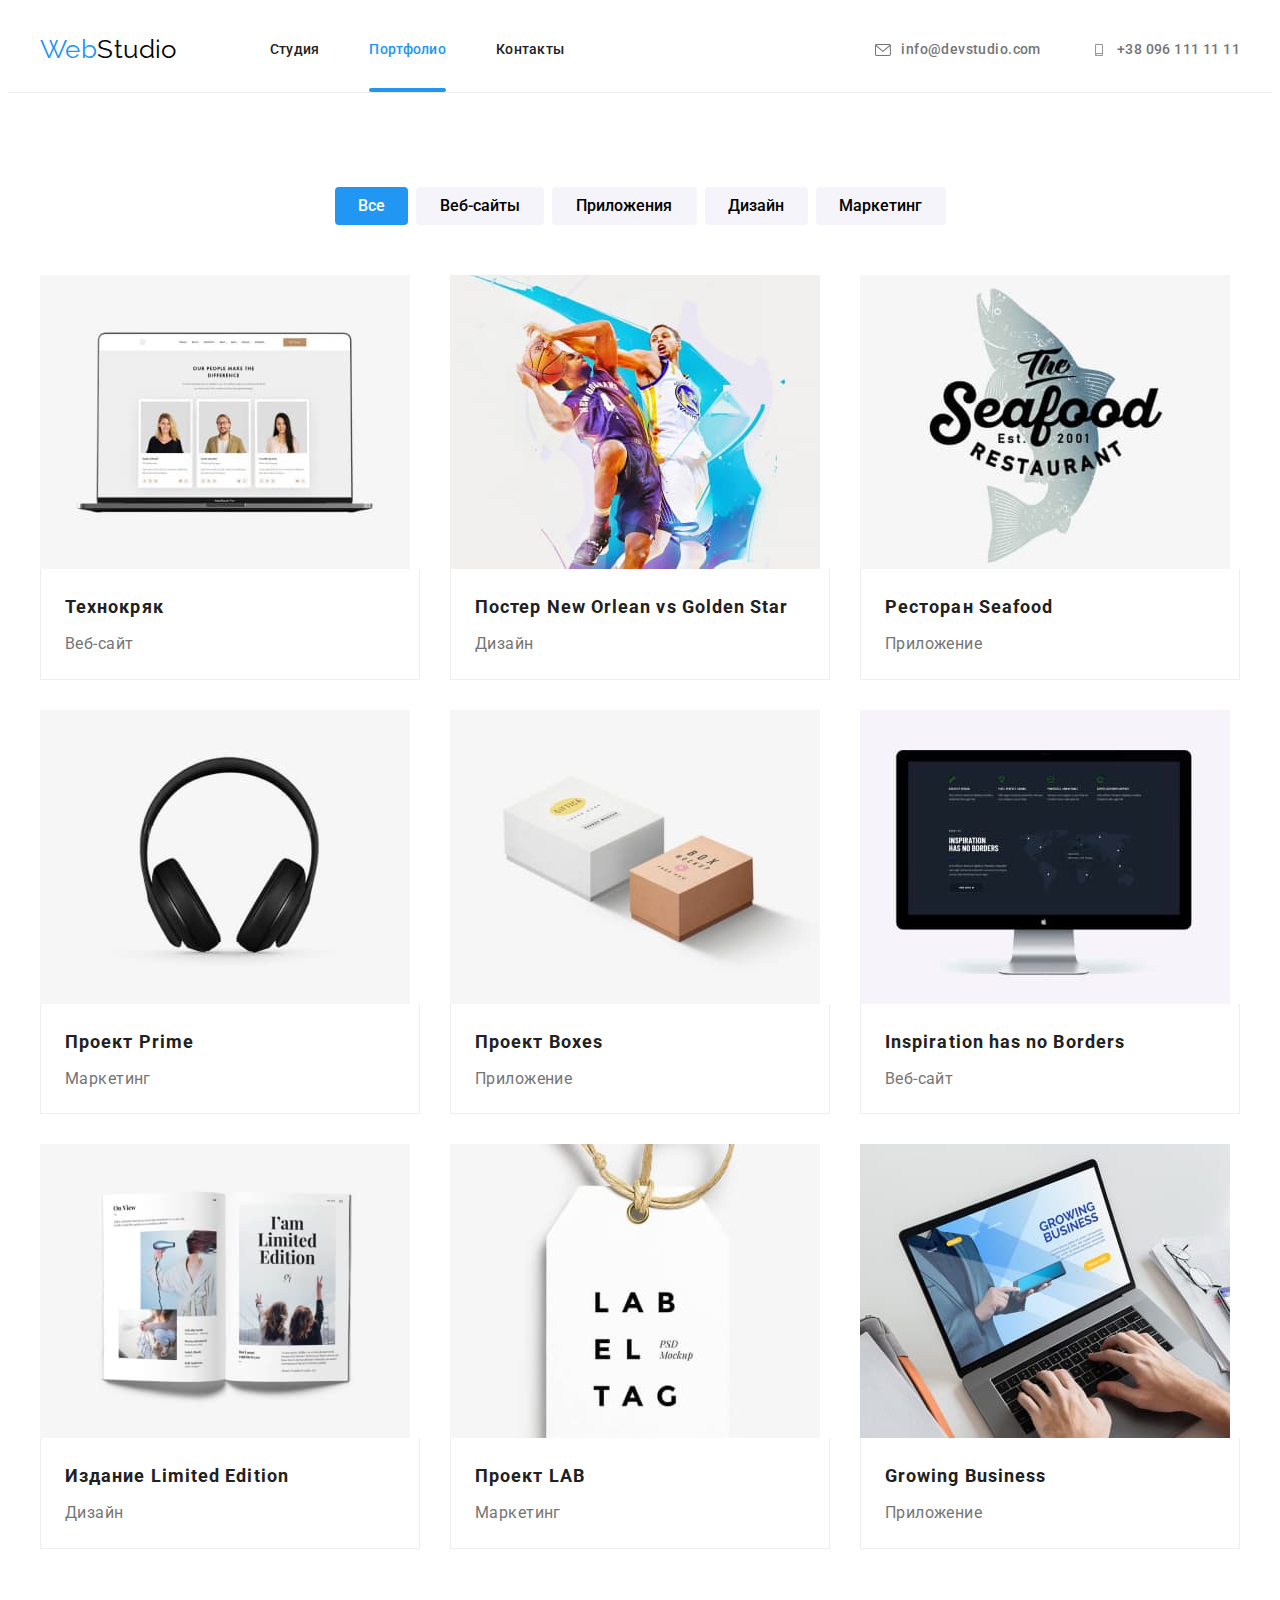
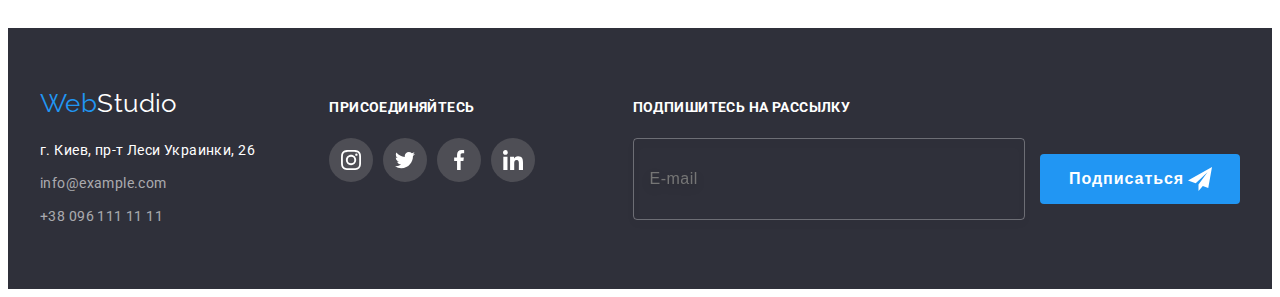
<file: portfolio.html>
<!DOCTYPE html>
<html lang="ru">

<head>
	<meta charset="UTF-8" />
	<meta http-equiv="X-UA-Compatible" content="IE=edge" />
	<meta name="viewport" content="width=device-width, initial-scale=1.0" />
	<title>Портфолио</title>
	<link rel="preconnect" href="https://fonts.googleapis.com" />
	<link rel="preconnect" href="https://fonts.gstatic.com" crossorigin />
	<link
		href="https://fonts.googleapis.com/css2?family=Raleway:wght@700&family=Roboto:wght@400;500;700;900&display=swap"
		rel="stylesheet" />
	<link rel="stylesheet" href="https://cdnjs.cloudflare.com/ajax/libs/modern-normalize/1.1.0/modern-normalize.min.css"
		integrity="sha512-wpPYUAdjBVSE4KJnH1VR1HeZfpl1ub8YT/NKx4PuQ5NmX2tKuGu6U/JRp5y+Y8XG2tV+wKQpNHVUX03MfMFn9Q=="
		crossorigin="anonymous" referrerpolicy="no-referrer" />
	<link rel="stylesheet" href="./css/style.css" />
</head>

<body>
	<!-- шапка -->
	<header class="page-header">
		<div class="container main-nav">
			<nav class="nav">
				<a class="logo" href="WebStudio"><span class="span">Web</span>Studio</a>
				<ul class="list site-nav">
					<li class="link">
						<a class="link-nav" href="./index.html">Студия</a>
					</li>
					<li class="link">
						<a class="link-nav current" href="./portfolio.html">Портфолио</a>
					</li>
					<li class="link">
						<a class="link-nav" href="Контакты">Контакты</a>
					</li>
				</ul>
			</nav>
			<ul class="contact">
				<li class="link">
					<a class="link-contact" href="mailto:info@devstudio.com"><svg class="icon-contact" width="16"
							height="12">
							<use href="./images/icons.svg#icon-envelope"></use>
						</svg>
						info@devstudio.com</a>
				</li>
				<li class="link">
					<a class="link-contact" href="tel:+380961111111"><svg class="icon-contact" width="16" height="12">
							<use href="./images/icons.svg#icon-smartphone"></use>
						</svg>+38 096 111 11 11</a>
				</li>
			</ul>
		</div>
	</header>
	<main>
		<section class="section">
			<div class="container">
				<h1 hidden>Портфолио</h1>
				<ul class="filter">
					<li class="link link-btn">
						<button class="btn all" type="button">Все</button>
					</li>
					<li class="link link-btn">
						<button class="btn web" type="button">Веб-сайты</button>
					</li>
					<li class="link link-btn">
						<button class="btn application" type="button">Приложения</button>
					</li>
					<li class="link link-btn">
						<button class="btn design" type="button">Дизайн</button>
					</li>
					<li class="link link-btn">
						<button class="btn marketing" type="button">Маркетинг</button>
					</li>
				</ul>

				<!-- проекти -->

				<ul class="project card-set">
					<li class="project-link card-set-item link">
						<a class="link-card" href="">
							<div class="overlay-card">
								<img src="./images/manager.jpg" alt="изображение менеджеров в екране ноутбука"
									width="370" height="294" />
								<div class="overlay-desk-card">
									<p class="desk-card">
										Ресурс предлагает комплексные предложения с разным уровнем функционала и
										сервисов. Все это
										позволит посетителю получить исчерпывающие сведения о компании или частном лице.
									</p>
								</div>
							</div>
							<div class="description-card">
								<h2 class="title-card">Технокряк</h2>
								<p class="title-card-name">Веб-сайт</p>
							</div>
						</a>
					</li>
					<li class="project-link card-set-item link">
						<a class="link-card" href="">
							<div class="overlay-card">
								<img src="./images/goldenstar.jpg" alt="два баскетболистка" width="370" height="294" />
								<div class="overlay-desk-card">
									<p class="desk-card">
										Ресурс предлагает комплексные предложения с разным уровнем функционала и
										сервисов. Все это
										позволит посетителю получить исчерпывающие сведения о компании или частном лице.
									</p>
								</div>
							</div>
							<div class="description-card">
								<h2 class="title-card">Постер New Orlean vs Golden Star</h2>
								<p class="title-card-name">Дизайн</p>
							</div>
						</a>
					</li>
					<li class="project-link card-set-item link">
						<a class="link-card" href="">
							<div class="overlay-card">
								<img src="./images/seafood.jpg" alt="логотип seafood" width="370" height="294" />
								<div class="overlay-desk-card">
									<p class="desk-card">
										Ресурс предлагает комплексные предложения с разным уровнем функционала и
										сервисов. Все это
										позволит посетителю получить исчерпывающие сведения о компании или частном лице.
									</p>
								</div>
							</div>
							<div class="description-card">
								<h2 class="title-card">Ресторан Seafood</h2>
								<p class="title-card-name">Приложение</p>
							</div>
						</a>
					</li>
					<li class="project-link card-set-item link">
						<a class="link-card" href="">
							<div class="overlay-card">
								<img src="./images/prime.jpg" alt="наушники" width="370" height="294" />
								<div class="overlay-desk-card">
									<p class="desk-card">
										Ресурс предлагает комплексные предложения с разным уровнем функционала и
										сервисов. Все это
										позволит посетителю получить исчерпывающие сведения о компании или частном лице.
									</p>
								</div>
							</div>
							<div class="description-card">
								<h2 class="title-card">Проект Prime</h2>
								<p class="title-card-name">Маркетинг</p>
							</div>
						</a>
					</li>
					<li class="project-link card-set-item link">
						<a class="link-card" href="">
							<div class="overlay-card">
								<img src="./images/box.jpg" alt="две коробки" width="370" height="294" />
								<div class="overlay-desk-card">
									<p class="desk-card">
										Ресурс предлагает комплексные предложения с разным уровнем функционала и
										сервисов. Все это
										позволит посетителю получить исчерпывающие сведения о компании или частном лице.
									</p>
								</div>
							</div>
							<div class="description-card">
								<h2 class="title-card">Проект Boxes</h2>
								<p class="title-card-name">Приложение</p>
							</div>
						</a>
					</li>
					<li class="project-link card-set-item link">
						<a class="link-card" href="">
							<div class="overlay-card">
								<img src="./images/borders.jpg" alt="екран монитора" width="370" height="294" />
								<div class="overlay-desk-card">
									<p class="desk-card">
										Ресурс предлагает комплексные предложения с разным уровнем функционала и
										сервисов. Все это
										позволит посетителю получить исчерпывающие сведения о компании или частном лице.
									</p>
								</div>
							</div>
							<div class="description-card">
								<h2 class="title-card" lang="en"> Inspiration has no Borders </h2>
								<p class="title-card-name">Веб-сайт</p>
							</div>
						</a>
					</li>
					<li class="project-link card-set-item link">
						<a class="link-card" href="">
							<div class="overlay-card">
								<img src="./images/limited.jpg" alt="розвернутая книга" width="370" height="294" />
								<div class="overlay-desk-card">
									<p class="desk-card">
										Ресурс предлагает комплексные предложения с разным уровнем функционала и
										сервисов. Все это
										позволит посетителю получить исчерпывающие сведения о компании или частном лице.
									</p>
								</div>
							</div>
							<div class="description-card">
								<h2 class="title-card">Издание Limited Edition</h2>
								<p class="title-card-name">Дизайн</p>
							</div>
						</a>
					</li>
					<li class="project-link card-set-item link">
						<a class="link-card" href="">
							<div class="overlay-card">
								<img src="./images/lab.jpg" alt="ярлик lab" width="370" height="294" />
								<div class="overlay-desk-card">
									<p class="desk-card">
										Ресурс предлагает комплексные предложения с разным уровнем функционала и
										сервисов. Все это
										позволит посетителю получить исчерпывающие сведения о компании или частном лице.
									</p>
								</div>
							</div>
							<div class="description-card">
								<h2 class="title-card">Проект LAB</h2>
								<p class="title-card-name">Маркетинг</p>
							</div>
						</a>
					</li>
					<li class="project-link card-set-item link">
						<a class="link-card" href="">
							<div class="overlay-card">
								<img src="./images/business.jpg" alt="работа с ноутбука" width="370" height="294" />
								<div class="overlay-desk-card">
									<p class="desk-card">
										Ресурс предлагает комплексные предложения с разным уровнем функционала и
										сервисов. Все это
										позволит посетителю получить исчерпывающие сведения о компании или частном лице.
									</p>
								</div>
							</div>
							<div class="description-card">
								<h2 class="title-card" lang="en">Growing Business</h2>
								<p class="title-card-name">Приложение</p>
							</div>
						</a>
					</li>
				</ul>
			</div>
		</section>
	</main>
	<!-- footer -->
	<footer class="footer">
		<div class="container">
			<div class="footer-contact">
				<a class="logo-footer" href="./index.html"><span class="span">Web</span>Studio</a>
				<address>
					<ul class="footer-list">
						<li class="link link-address">
							<a class="link-contact address" href="https://goo.gl/maps/sdTWrFby8Wr7bBPv6" target="_blank"
								rel="noopener noreferrer">г. Киев, пр-т Леси Украинки, 26</a>
						</li>
						<li class="link link-address">
							<a class="link-footer" href="mailto:info@example.com">info@example.com</a>
						</li>
						<li class="link">
							<a class="link-footer contact-link" href="tel:+380961111111"> +38 096 111 11 11</a>
						</li>
					</ul>
				</address>
			</div>
			<div class="footer-social">
				<p class="slogan-footer">присоединяйтесь</p>
				<ul class="footer-social-list">
					<li class="social-media-item">
						<a class="social-media-link footer-social-link" href="" target="_blank"
							rel="noopener noreferrer" aria-label="instagram"><svg class="social-media-icon" width="20"
								height="20">
								<use href="./images/icons.svg#icon-instagram"></use>
							</svg>
						</a>
					</li>
					<li class="social-media-item">
						<a class="social-media-link footer-social-link" href="" target="_blank"
							rel="noopener noreferrer" aria-label="twitter"><svg class="social-media-icon" width="20"
								height="20">
								<use href="./images/icons.svg#icon-twitter"></use>
							</svg></a>
					</li>
					<li class="social-media-item">
						<a class="social-media-link footer-social-link" href="" target="_blank"
							rel="noopener noreferrer" aria-label="facebook"><svg class="social-media-icon" width="20"
								height="20">
								<use href="./images/icons.svg#icon-facebook"></use>
							</svg></a>
					</li>
					<li class="social-media-item">
						<a class="social-media-link footer-social-link" href="" target="_blank"
							rel="noopener noreferrer" aria-label="linkedin"><svg class="social-media-icon" width="20"
								height="20">
								<use href="./images/icons.svg#icon-linkedin"></use>
							</svg></a>
					</li>
				</ul>
			</div>
			<form class="form-footer-input">
				<p class="slogan-footer">Подпишитесь на рассылку</p>
				<label class="form-label">
					<input class="form-input" type="email" name="email" placeholder="E-mail" required />
					
				</label>
				<button class="subscription-btn" type="submit">Подписаться
					<svg class="send" width="24" height="24">
						<use href="./images/icons.svg#icon-send"></use>
					</svg>
				</button>
			</form>
		</div>
	</footer>
</body>

</html>
</file>
<file: css/style.css>
:root {
	--accent-color: #2196f3;
	--accent-background-color: #188ce8;
	--main-second-color: #000000;
	--main-background-color: #ffffff;
	--titel-color: #212121;
	--titel-text-color: #757575;
	--hero-background-color: #2f303a;
	--btn-background-color: #f5f4fa;
	--main-font: "Roboto";
	--accent-font: "Raleway";
	--items: 3;
	--indent: 30px;
	--timing-function: cubic-bezier(0.4, 0, 0.2, 1);
}
body {
	font-family: var(--main-font);
	color: var(--titel-text-color);
	background-color: var(--main-background-color);
	font-size: 14px;
	line-height: 1.4;
	letter-spacing: 0.03em;
}
h1,
h2,
h3,
h4 {
	margin: 0;
}
img {
	display: block;
	max-width: 100%;
	height: auto;
}
/* --змінна flex-- */
.no-scroll {
	overflow: hidden;
}
.card-set {
	display: flex;
	flex-wrap: wrap;
	margin: calc(-1 * var(--indent) / 2);
}
.card-set-item {
	flex-basis: calc((100% - var(--indent) * var(--items)) / var(--items));
	margin: calc(var(--indent) / 2);
}
.container {
	width: 1200px;
	margin-left: auto;
	margin-right: auto;
	padding-left: 15px;
	padding-right: 15px;
}
.section {
	padding-bottom: 94px;
	padding-top: 94px;
}
ul {
	margin: 0;
	padding-left: 0;
}
.main-nav {
	display: flex;
	align-items: center;
}
.nav {
	display: flex;
	align-items: center;
}
.link {
	list-style: none;
}
.link .link-nav,
.link .link-contact,
.logo,
.link-card {
	text-decoration: none;
}

/* header */
.page-header {
	border-bottom: 1px solid #ececec;
}
.logo {
	font-family: var(--accent-font);
	font-size: 26px;
	line-height: 1.19;
	color: var(--main-second-color);
	padding-top: 24px;
	padding-bottom: 25px;
}
.span {
	color: var(--accent-color);
}
/* nav */

.link .link-nav {
	color: var(--titel-color);
	font-weight: 500;
	line-height: 1.14;
	letter-spacing: 0.02em;
	transition-property: color;
	transition-duration: 250ms;
	transition-timing-function: cubic-bezier(0.4, 0, 0.2, 1);
}
.link-nav:hover,
.link-nav:focus {
	color: var(--accent-color);
}
.link-nav.current {
	color: var(--accent-color);
}

.site-nav .link-nav {
	display: block;
	padding-top: 33px;
	padding-bottom: 32px;
	position: relative;
}

.current::after {
	content: "";
	width: 100%;
	height: 4px;
	display: inline-block;
	position: absolute;
	bottom: 0;
	left: 0;
	border-radius: 2px;
	transform: translateY(2px);
	background-color: var(--accent-color);
}
.contact {
	display: flex;
	margin-left: auto;
}
.contact .link + .link {
	margin-left: 50px;
}
.contact .link-contact {
	display: flex;
	align-items: center;
	font-weight: 500;
	padding-top: 32px;
	padding-bottom: 32px;
	color: var(--titel-text-color);
	transition-property: color;
	transition-duration: 250ms;
	transition-timing-function: cubic-bezier(0.4, 0, 0.2, 1);
}
.link-contact:hover,
.link-contact:focus {
	color: var(--accent-color);
}
.site-nav {
	margin-left: 93px;
}
.site-nav .link:not(:last-child) {
	margin-right: 50px;
}

.icon-contact {
	margin-right: 10px;
	fill: currentColor;
}

/* hero */
.section.hero {
	padding-top: 200px;
	padding-bottom: 200px;
}
.hero {
	max-width: 1600px;
	height: 600px;
	background-image: linear-gradient(rgba(47, 48, 58, 0.4), rgba(47, 48, 58, 0.4)), url(../images/header.jpg);
	background-color: var(--hero-background-color);
	background-repeat: no-repeat;
	background-position: center;
	background-size: cover;
	text-align: center;
	margin-left: auto;
	margin-right: auto;
	filter: drop-shadow(0px 4px 4px rgba(0, 0, 0, 0.25));
}

.page-hero {
	font-family: var(--main-font);
	font-weight: 900;
	font-size: 44px;
	letter-spacing: 0.06em;
	text-transform: uppercase;
	color: var(--main-background-color);
	margin: 0 237px 30px;
}
.button {
	font-family: var(--main-font);
	font-weight: 700;
	font-size: 16px;
	line-height: 1.88;
	letter-spacing: 0.06em;
	color: var(--main-background-color);
	background-color: var(--accent-color);
	border-radius: 4px;
	border: none;
	padding: 10px 32px;
	cursor: pointer;
	transition-property: background-color;
	transition-duration: 250ms;
	transition-timing-function: cubic-bezier(0.4, 0, 0.2, 1);
}
.button:hover {
	background-color: var(--accent-background-color);
}
/* modal window */
.backdrop {
	position: fixed;
	top: 0;
	left: 0;
	z-index: 1;
	width: 100%;
	height: 100%;
	opacity: 1;
	visibility: visible;
	pointer-events: initial;

	transition-property: opacity, visibility;
	transition-duration: 250ms;
	transition-timing-function: cubic-bezier(0.4, 0, 0.2, 1);
	background: rgba(0, 0, 0, 0.2);
}
.backdrop.is-hidden {
	opacity: 0;
	visibility: hidden;
	pointer-events: none;
}
.modal {
	position: absolute;
	top: 50%;
	left: 50%;
	transform: translate(-50%, -50%);
	min-width: 528px;
	min-height: 581px;
	padding: 40px;
	background-color: var(--main-background-color);
	box-shadow: 0px 1px 3px rgba(0, 0, 0, 0.12), 0px 1px 1px rgba(0, 0, 0, 0.14), 0px 2px 1px rgba(0, 0, 0, 0.2);
	border-radius: 4px;
}

.modal-close-btn {
	position: absolute;
	top: 8px;
	right: 8px;
	width: 30px;
	height: 30px;
	display: flex;
	align-items: center;
	justify-content: center;
	padding: 0;
	background-color: var(--main-background-color);
	border: 1px solid rgba(0, 0, 0, 0.1);
	border-radius: 50%;
	cursor: pointer;
}
.modal-close-btn:hover {
	fill: var(--accent-color);
}
.modal-chapter {
	font-size: 20px;
	line-height: 1.15;
	letter-spacing: 0.03em;
	margin-bottom: 12px;
	color: var(--titel-color);
}
.inputs {
	display: flex;
	flex-direction: column;
}
.rectangle {
	width: 100%;
	height: 40px;
	margin-top: 4px;
	padding: 0 42px;
	outline: transparent;
	transition-property: border-color;
	transition-duration: 250ms;
	transition-timing-function: cubic-bezier(0.4, 0, 0.2, 1);
	border: 1px solid rgba(33, 33, 33, 0.2);
border-radius: 4px;
cursor: pointer;
}
.rectangle:focus-within {
	border-color: var(--accent-color);
}
.rectangle::placeholder {
	font-size: 12px;
	line-height: 1.16;
	letter-spacing: 0.01em;
	color: rgba(117, 117, 117, 0.5);
}
.label {
	position: relative;
	font-size: 12px;
	line-height: 1.16;
	letter-spacing: 0.01em;
	margin-bottom: 10px;
	
}
.label:focus-within {
	fill: var(--accent-color);
	border-color: var(--accent-color);
}
.icon-input {
	position: absolute;
	bottom: 11px;
	left: 12px;
}

.user-message {
	font-size: 12px;
	line-height: 1.16;
	letter-spacing: 0.01em;
}
.text-message {
	width: 100%;
	height: 120px;
	resize: none;
	margin-top: 4px;
	padding: 12px 16px;
	outline: transparent;
	transition-property: border-color;
	transition-duration: 250ms;
	transition-timing-function: cubic-bezier(0.4, 0, 0.2, 1);
	border: 1px solid rgba(33, 33, 33, 0.2);
border-radius: 4px;
cursor: pointer;
}
.text-message:focus-within {
	border-color: var(--accent-color);
}
.text-message::placeholder {
	font-size: 12px;
	line-height: 1.16;
	letter-spacing: 0.01em;
	color: rgba(117, 117, 117, 0.5);
}
.modal-checkbox {
	justify-content: center;
	align-items: center;
	position: relative;
	display: flex;
	margin-top: 20px;
	margin-bottom: 30px;
	gap: 7px;
	cursor: pointer;
}
.checkbox-icon-vector {
	display: inline-flex;
	align-items: center;
	justify-content: center;
	width: 16px;
	height: 15px;
	outline:2px solid var(--titel-color);
	outline-offset: -2px;
	transition-property:background-color, outline-color;
	transition-duration: 250ms;
	transition-timing-function: cubic-bezier(0.4, 0, 0.2, 1);
	border-radius: 2px;
	fill:var(--main-background-color)
}
.form-checkbox-input:checked + .checkbox-icon-vector {
	background-color: var(--accent-color);
	outline-color: var(--accent-color);

}
.modal-checkbox-text {
line-height: 1.71;
	user-select: none;
}
.modal-checkbox-a {
	color: var(--accent-color);
}
.modal-button {
	font-weight: 700;
	font-size: 16px;
	line-height: 1.87;
	width: 200px;
	height: 50px;
	letter-spacing: 0.06em;
	padding: 0;
	margin: 0 auto;
	transition-property:background-color;
	transition-duration: 250ms;
	transition-timing-function: cubic-bezier(0.4, 0, 0.2, 1);
	color: var(--main-background-color);
	background-color: var(--accent-color);
	box-shadow: 0px 4px 4px rgba(0, 0, 0, 0.15);
	border: none;
	border-radius: 4px;
}
.modal-button:hover {
	cursor: pointer;
	background-color: var(--accent-background-color);
}

/* section особливості */
.visually-hidden {
	position: absolute;
	width: 1px;
	height: 1px;
	margin: -1px;
	border: 0;
	padding: 0;
	white-space: nowrap;
	clip-path: inset(100%);
	clip: rect(0 0 0 0);
	overflow: hidden;
}
.section.features {
	padding-bottom: 0;
}
.list {
	display: flex;
}
.list-features {
	margin-right: 30px;
	width: 270px;
}
.list-features:last-child {
	margin-right: 0;
}
.features-icon {
	display: flex;
	justify-content: center;
	align-items: center;
	width: 270px;
	height: 120px;
	margin-bottom: 30px;
	border-radius: 4px;
	background-color: var(--btn-background-color);
}
/* section Чем мы занимаемся */
.our-work {
	display: flex;
}
.our-work-overlay {
	display: flex;
	align-items: center;
	justify-content: center;
	opacity: 0;
	transform: translateY(-100%);
	transition-property: opacity;
	transition-duration: 250ms;
	transition-timing-function: cubic-bezier(0.4, 0, 0.2, 1);
	width: 100%;
	height: 70px;
	background-color: rgba(47, 48, 58, 0.8);
}
.link-work:hover .our-work-overlay {
	opacity: 1;
}
.overlay-desk {
	font-weight: 700;
	line-height: 1.14;
	text-align: center;
	text-transform: uppercase;
	margin: 0;
	padding: 27px 82px;
	color: #ffffff;
}
.link-work {
	position: relative;
	overflow: hidden;
	margin-right: 30px;
}
.link-work:last-child {
	margin-right: 0;
}
/* section-team */
.section-team {
	background-color: var(--btn-background-color);
}
.our-team {
	--items: 4;
}
.link-team {
	background-color: var(--main-background-color);
	box-shadow: 0px 1px 3px rgba(0, 0, 0, 0.12), 0px 1px 1px rgba(0, 0, 0, 0.14), 0px 2px 1px rgba(0, 0, 0, 0.2);
	border-radius: 0px 0px 4px 4px;
	margin-bottom: 0;
}
.link-team:nth-child(n4) {
	margin-right: 0;
}
.link-team:last-child {
	margin-right: 0;
}
.title {
	font-size: 36px;
	line-height: 1.16;
	color: var(--titel-color);
	text-align: center;
	margin-bottom: 50px;
}
.subtitle {
	font-size: 14px;
	line-height: 1.14;
	text-transform: uppercase;
	color: var(--titel-color);
}
.subtitle-text {
	line-height: 1.71;
	margin-top: 10px;
	margin-bottom: 0;
}
.title-name {
	font-weight: 500;
	font-size: 16px;
	line-height: 1.18;
	text-align: center;
	color: var(--titel-color);
	margin-top: 30px;
	margin-bottom: 10px;
}
.title-name-trade {
	font-size: 16px;
	line-height: 1.18;
	text-align: center;
	margin-top: 0;
	margin-bottom: 16px;
}
.social-media-list {
	list-style: none;
	display: flex;
	justify-content: center;
	margin-bottom: 30px;
}
.social-media-item:not(:last-child) {
	margin-right: 10px;
}
.social-media-item {
	width: 44px;
	height: 44px;
}
.social-media-link {
	display: flex;
	align-items: center;
	justify-content: center;
	width: 100%;
	height: 100%;
	border-radius: 50%;
	background-color: #ffffff;
	color: #afb1b8;
	fill: currentColor;
	transition-property: background-color, fill;
	transition-duration: 250ms;
	transition-timing-function: cubic-bezier(0.4, 0, 0.2, 1);
}
.social-media-link:hover .social-media-icon,
.social-media-link:focus .social-media-icon {
	fill: var(--main-background-color);
}
.social-media-link:hover,
.social-media-link:focus {
	fill: var(--main-background-color);
	background-color: var(--accent-color);
}
/* наші клієнти */
.section.сlient {
	padding-bottom: 84px;
}
.list-client {
	display: flex;
	list-style: none;
	justify-content: space-between;
}
.box-client {
	display: flex;
	width: 170px;
	height: 92px;
}
.box-link {
	display: flex;
	align-items: center;
	justify-content: center;
	width: 100%;
	height: 100%;
	border: 1px solid #afb1b8;
	color: #afb1b8;
	border-radius: 4px;
	transition-property: border-color, fill;
	transition-duration: 250ms;
	transition-timing-function: cubic-bezier(0.4, 0, 0.2, 1);
}
.box-link {
	fill: currentColor;
}
.box-link:hover,
.box-link:focus {
	fill: var(--accent-color);
	border-color: var(--accent-color);
}
/* footer */
.footer {
	background-color: var(--hero-background-color);
	padding-bottom: 60px;
	padding-top: 60px;
}
.footer .container {
	display: flex;
	align-items: baseline;
	justify-content: space-between;
}
.logo-footer {
	font-family: var(--accent-font);
	width: max-content;
	font-size: 26px;
	line-height: 1.19;
	color: var(--main-background-color);
	text-decoration: none;
	display: block;
	margin-bottom: 20px;
}
.address {
	font-style: normal;
	font-size: 14px;
	line-height: 1.71;
	color: var(--main-background-color);
	transition-property: color;
	transition-duration: 250ms;
	transition-timing-function: cubic-bezier(0.4, 0, 0.2, 1);
}

.link-address {
	margin-bottom: 9px;
}
.link-footer {
	text-decoration: none;
	font-style: normal;
	font-size: 14px;
	line-height: 1.71;
	color: rgba(255, 255, 255, 0.6);
	margin-bottom: 9px;
	transition-property: color;
	transition-duration: 250ms;
	transition-timing-function: cubic-bezier(0.4, 0, 0.2, 1);
}
.link-footer:hover,
.link-footer:focus {
	color: var(--accent-color);
}

.footer-social {
	margin-left: 70px;
	margin-right: 93px;
}
.slogan-footer {
	font-weight: 700;
	text-transform: uppercase;
	margin-top: 0;
	margin-bottom: 20px;
	color: var(--main-background-color);
}
.footer-social-list {
	list-style: none;
	display: flex;
	margin-top: 20px;
}
.footer-social-link {
	color: var(--main-background-color);
	background-color: #4e4e55;
}
.form-footer-input {
	display: inline-block;
}
.form-label {
	position: relative;
}
.form-input {
	font-size: 16px;
	line-height: 1.25;
	letter-spacing: 0.03em;
	color: rgba(255, 255, 255, 0.6);
	width: 358px;
	height: 50px;
	margin-right: 12px;
	padding: 15px 16px 15px 16px;
	outline: transparent;
	border: 1px solid rgba(255, 255, 255, 0.3);
	filter: drop-shadow(0px 4px 4px rgba(0, 0, 0, 0.15));
	border-radius: 4px;
	background-color: inherit;
	transition-property: border-color;
	transition-duration: 250ms;
	transition-timing-function: cubic-bezier(0.4, 0, 0.2, 1);
}
.form-input:focus-within {
	border-color: var(--accent-color);
	color: var(--main-background-color);
}
.subscription-btn {
	position: relative;
	font-weight: 700;
	font-size: 16px;
	line-height: 1.87;
	letter-spacing: 0.06em;
	width: 200px;
	height: 50px;
	padding: 10px 62px 10px 29px;
	border-radius: 4px;
	transition-property: box-shadow;
	transition-duration: 250ms;
	transition-timing-function: cubic-bezier(0.4, 0, 0.2, 1);
	color: var(--main-background-color);
	background-color: var(--accent-color);
	border: none;
}
.subscription-btn:hover,
.subscription-btn:focus {
	cursor: pointer;
	box-shadow: 0px 4px 4px rgba(0, 0, 0, 0.15);
}
.subscription-btn .send {
	position: absolute;
	top: 13px;
	right: 28px;
	fill: var(--main-background-color);
}

/* page-2 */
.filter {
	display: flex;
	justify-content: center;
	margin-bottom: 50px;
}
.btn {
	background-color: var(--btn-background-color);
	border-radius: 4px;
	font-family: var(--main-font);
	font-weight: 500;
	font-size: 16px;
	line-height: 1.62;
	border-style: none;
	cursor: pointer;
	padding: 0;
	height: 38px;
	transition-property: color, background-color, box-shadow;
	transition-duration: 250ms;
	transition-timing-function: cubic-bezier(0.4, 0, 0.2, 1);
}
.link .link-btn {
	margin-right: 8px;
}
.link-btn:not(:last-child) {
	margin-right: 8px;
}
.btn.all {
	color: var(--main-background-color);
	background-color: var(--accent-color);
	cursor: pointer;
	width: 73px;
}
.btn.web {
	width: 128px;
}
.btn.application {
	width: 145px;
}
.btn.design {
	width: 103px;
}
.btn.marketing {
	width: 130px;
}
.btn:hover,
.btn:focus {
	color: var(--main-background-color);
	background-color: var(--accent-color);
	box-shadow: 0px 3px 1px rgba(0, 0, 0, 0.1), 0px 1px 2px rgba(0, 0, 0, 0.08), 0px 2px 2px rgba(0, 0, 0, 0.12);
}
.title-card {
	font-size: 18px;
	line-height: 2;
	letter-spacing: 0.06em;
	color: var(--titel-color);
}
.title-card-name {
	font-size: 16px;
	line-height: 1.87;
	color: var(--titel-text-color);
	margin-top: 4px;
	margin-bottom: 0;
}
/* сітка */

.description-card {
	padding: 20px 24px;
	border-left: 1px solid #eeeeee;
	border-right: 1px solid #eeeeee;
	border-bottom: 1px solid #eeeeee;
}
.project-link:nth-last-child(-n + 3) {
	margin-bottom: 0;
}
.link-card {
	display: block;
	transition-property: box-shadow;
	transition-duration: 250ms;
	transition-timing-function: cubic-bezier(0.4, 0, 0.2, 1);
}
.link-card:hover,
.link-card:focus {
	box-shadow: 0px 1px 1px rgba(0, 0, 0, 0.12), 0px 4px 4px rgba(0, 0, 0, 0.06), 1px 4px 6px rgba(0, 0, 0, 0.16);
}
.overlay-card {
	position: relative;
	overflow: hidden;
}
.overlay-desk-card {
	width: 100%;
	height: 100%;
	position: absolute;
	top: 0;
	left: 0;
	transform: translateY(100%);
	transition-property: transform;
	transition-duration: 250ms;
	transition-timing-function: cubic-bezier(0.4, 0, 0.2, 1);
	background-color: rgba(33, 150, 243, 0.9);
}
.desk-card {
	font-size: 18px;
	line-height: 1.55;
	letter-spacing: 0.03em;
	margin: 0;
	padding: 63px 24px;
	color: var(--main-background-color);
}
.link-card:hover .overlay-desk-card {
	transform: translateY(0);
}
</file>
